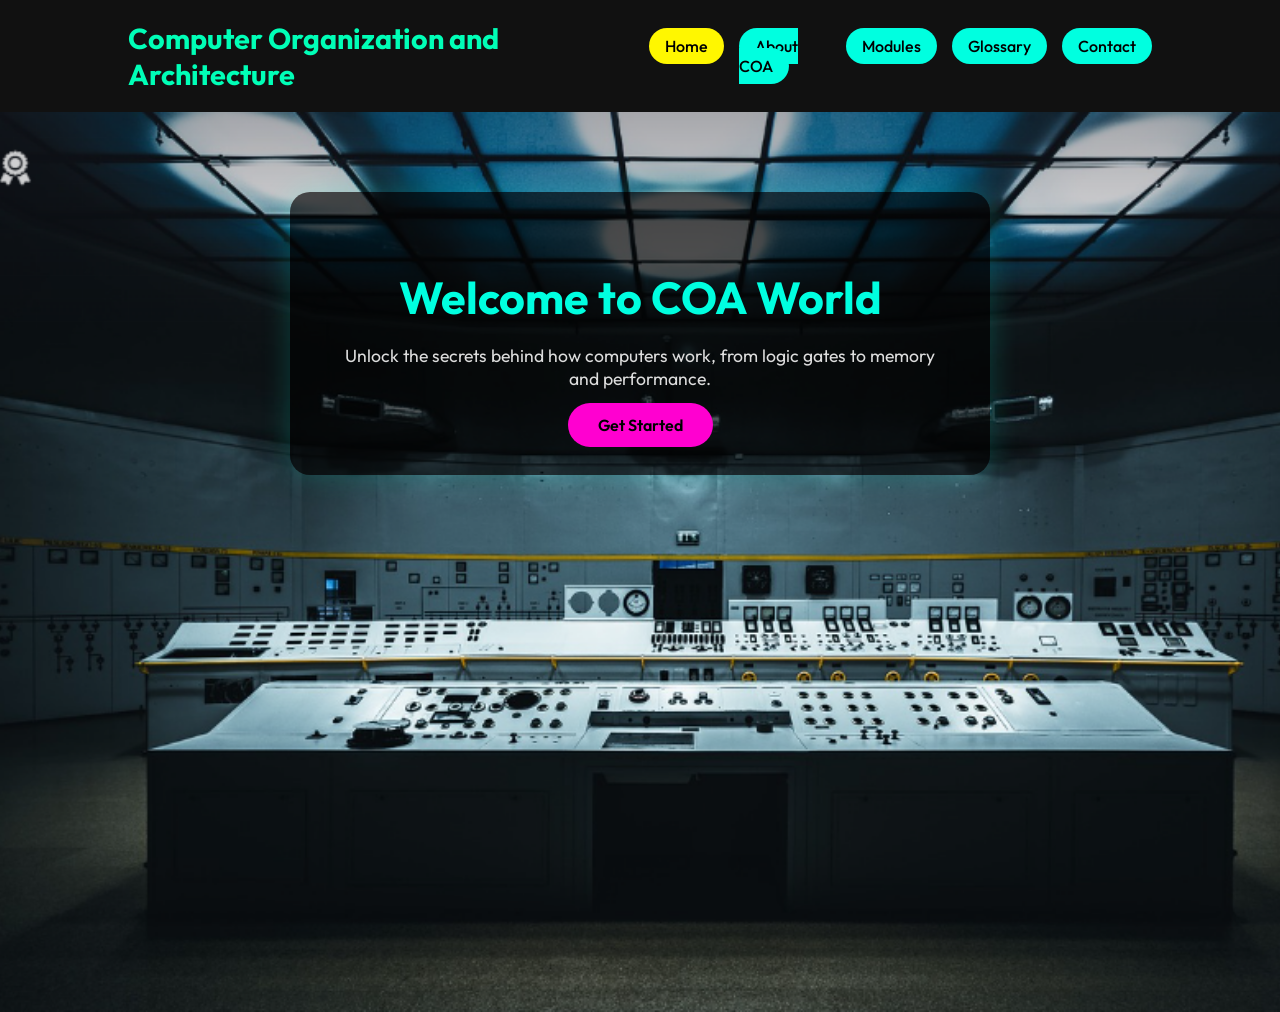
<file: index.html>
<!DOCTYPE html>
<html lang="en">
<head>
  <meta charset="UTF-8" />
  <meta name="viewport" content="width=device-width, initial-scale=1.0" />
  <title>COA Home</title>
  <link rel="stylesheet" href="style.css" />
  <link href="https://fonts.googleapis.com/css2?family=Outfit:wght@400;600;700&display=swap" rel="stylesheet">
</head>
<body>
  <header>
    <nav>
      <div class="logo">Computer Organization and Architecture</div>
      <ul class="nav-links">
        <li><a href="index.html" class="active">Home</a></li>
        <li><a href="about.html">About COA</a></li>
        <li><a href="modules.html">Modules</a></li>
        <li><a href="glossary.html">Glossary</a></li>
        <li><a href="contact.html">Contact</a></li>
      </ul>
    </nav>
  </header>

  <!-- Hero Section -->
  <section class="hero">
    <div class="hero-3d">
      <h1>Welcome to COA World</h1>
      <p>Unlock the secrets behind how computers work, from logic gates to memory and performance.</p>
      <a href="about.html" class="btn">Get Started</a>
    </div>
  </section>
</body>
</html>
</file>
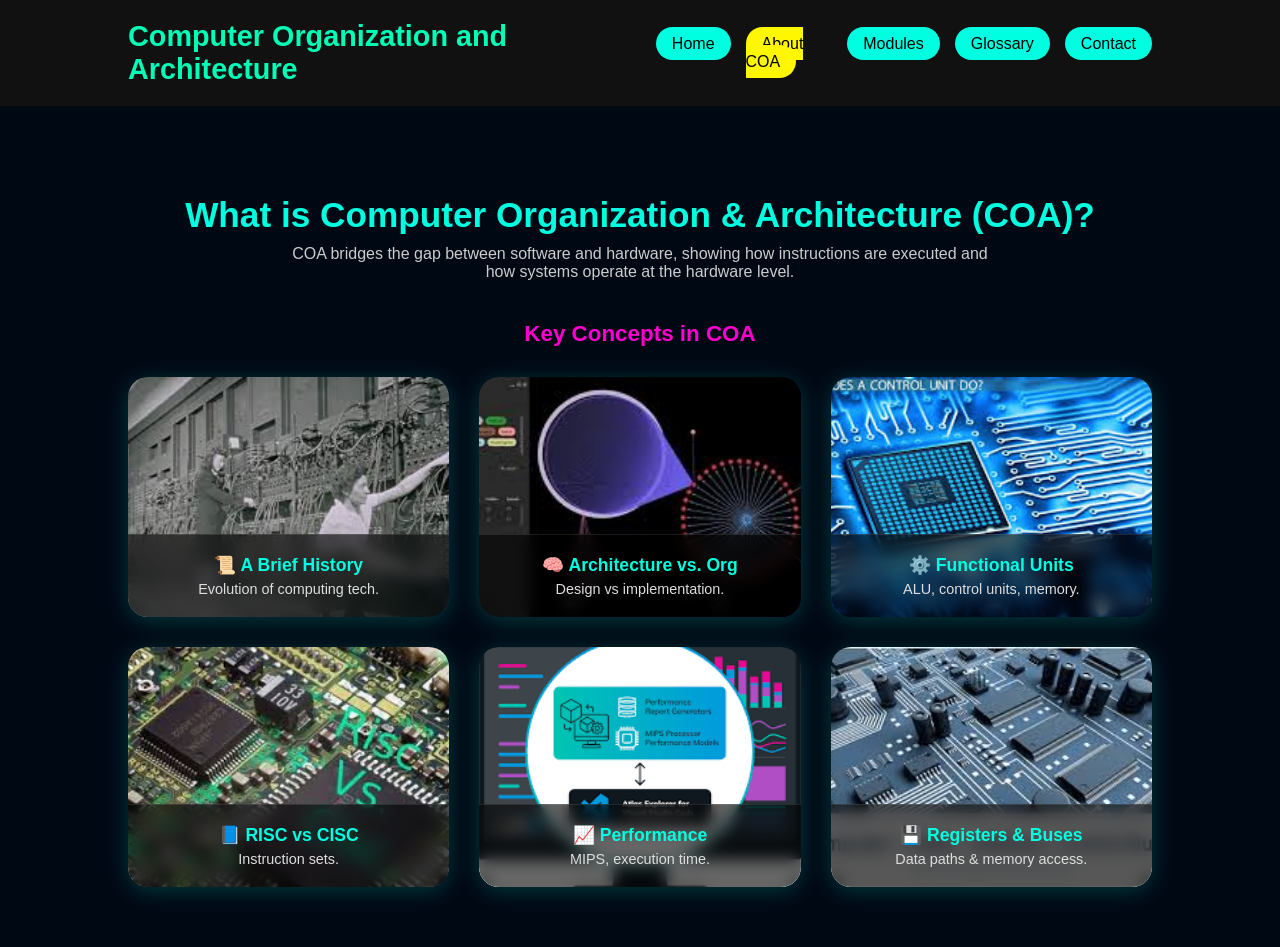
<file: about.html>
<!DOCTYPE html>
<html lang="en">
<head>
  <meta charset="UTF-8" />
  <meta name="viewport" content="width=device-width, initial-scale=1.0"/>
  <title>About </title>
  <link rel="stylesheet" href="style.css" />
</head>
<body>

  <!-- Navigation Bar -->
  <nav class="navbar">
    <div class="logo">Computer Organization and Architecture</div>
    <ul class="nav-links">
      <li><a href="index.html">Home</a></li>
      <li><a href="about.html" class="active">About COA</a></li>
      <li><a href="modules.html">Modules</a></li>
      <li><a href="glossary.html">Glossary</a></li>
      <li><a href="contact.html">Contact</a></li>
    </ul>
  </nav>

  <!-- About COA Section -->
  <section class="about-section">
    <h2>What is Computer Organization & Architecture (COA)?</h2>
    <p>COA bridges the gap between software and hardware, showing how instructions are executed and how systems operate at the hardware level.</p>

    <h3>Key Concepts in COA</h3>
    <div class="card-grid">
      <div class="card" style="background-image: url('A Brief History.jpg');">
        <div class="card-overlay">
          <strong>📜 A Brief History</strong>
          <p>Evolution of computing tech.</p>
        </div>
      </div>

      <div class="card" style="background-image: url('Architecture vs. Org.jpg');">
        <div class="card-overlay">
          <strong>🧠 Architecture vs. Org</strong>
          <p>Design vs implementation.</p>
        </div>
      </div>

      <div class="card" style="background-image: url('Functional Units.jpg');">
        <div class="card-overlay">
          <strong>⚙️ Functional Units</strong>
          <p>ALU, control units, memory.</p>
        </div>
      </div>

      <div class="card" style="background-image: url('RISC vs CISC.jpg');">
        <div class="card-overlay">
          <strong>📘 RISC vs CISC</strong>
          <p>Instruction sets.</p>
        </div>
      </div>

      <div class="card" style="background-image: url('Performance.png');">
        <div class="card-overlay">
          <strong>📈 Performance</strong>
          <p>MIPS, execution time.</p>
        </div>
      </div>

      <div class="card" style="background-image: url('Registers & Buses.jpg');">
        <div class="card-overlay">
          <strong>💾 Registers & Buses</strong>
          <p>Data paths & memory access.</p>
        </div>
      </div>
    </div>
  </section>

</body>
</html>
</file>
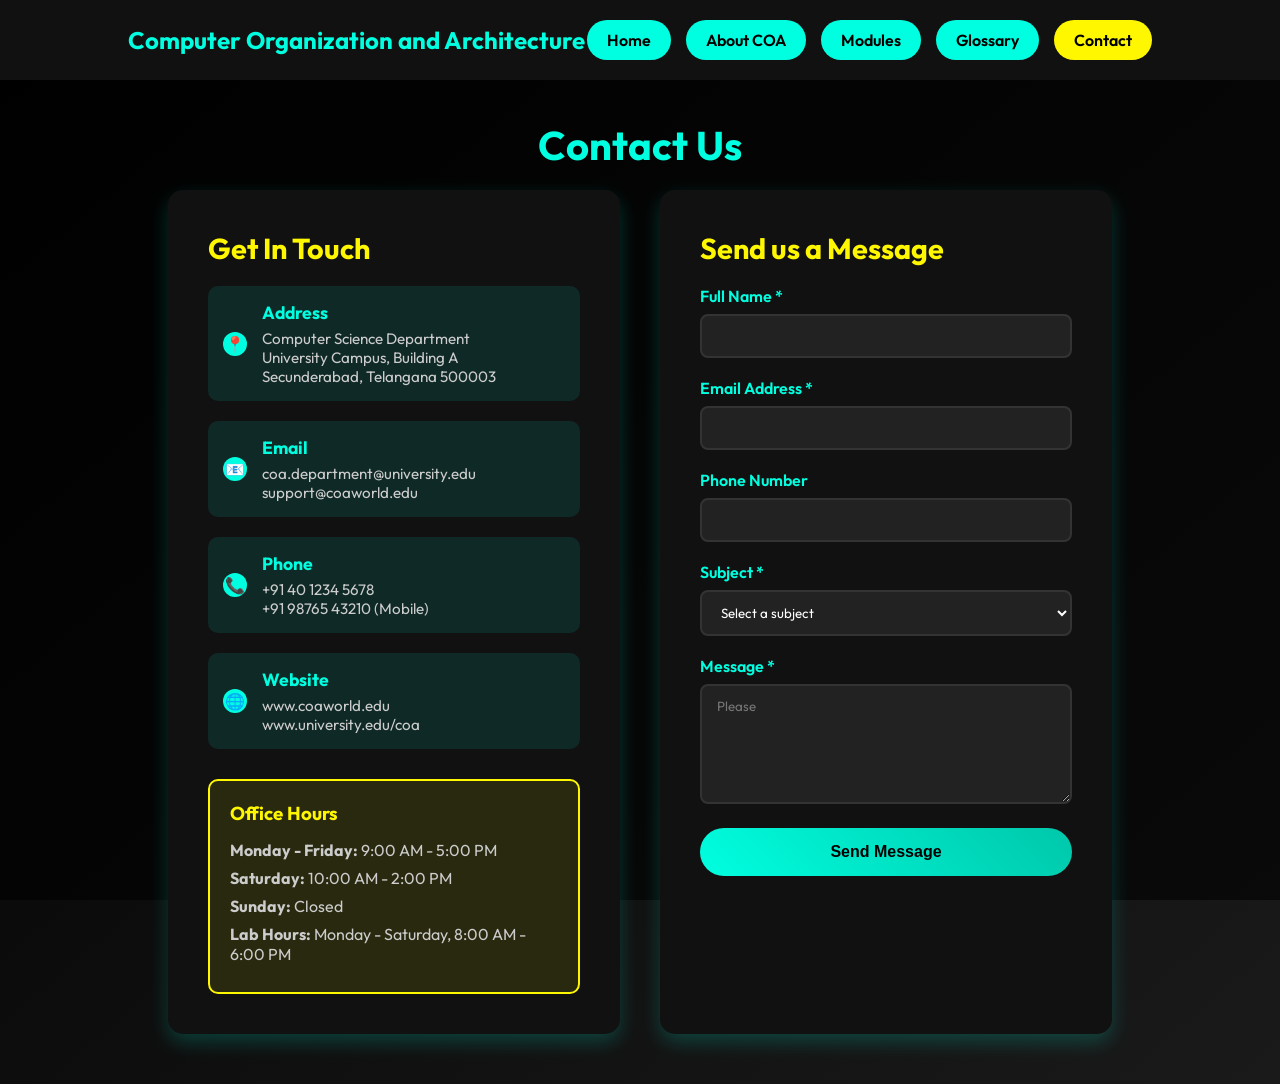
<file: contact.html>
<!DOCTYPE html>
<html lang="en">
<head>
  <meta charset="UTF-8" />
  <meta name="viewport" content="width=device-width, initial-scale=1.0"/>
  <title>Contact - COA World</title>
  <link href="https://fonts.googleapis.com/css2?family=Outfit:wght@400;600;700&display=swap" rel="stylesheet">
  <style>
    * {
      margin: 0;
      padding: 0;
      box-sizing: border-box;
    }

    body::before {
      content: "";
      position: fixed;
      inset: 0;
      background: rgba(0, 0, 0, 0.6);
      z-index: -1;
    }

    body {
      font-family: 'Outfit', sans-serif;
      background: url('14.jpeg') no-repeat center center fixed;
      background-size: cover;
      background: linear-gradient(to bottom right, #000000, #1a1a1a);
      color: #ffffff;
      overflow-x: hidden;
    }

    /* NAVBAR STYLES */
    nav.navbar {
      background-color: #111;
      padding: 20px 10%;
      display: flex;
      justify-content: space-between;
      align-items: center;
    }

    .logo {
      color: #00ffe0;
      font-size: 1.5rem;
      font-weight: 700;
    }

    .nav-links {
      display: flex;
      gap: 15px;
      flex-wrap: wrap;
    }

    .nav-links a {
      text-decoration: none;
      color: #000;
      background-color: #00ffe0;
      padding: 10px 20px;
      border-radius: 30px;
      font-weight: 600;
      transition: 0.3s ease;
    }

    .nav-links a:hover {
      background-color: #00c7aa;
    }

    .nav-links a.active {
      background-color: #fff700;
      color: #000;
    }

    /* Fix navbar responsiveness */
    @media (max-width: 480px) {
      nav.navbar {
        padding: 15px 5%;
      }
      
      .nav-links a {
        padding: 8px 12px;
        font-size: 0.85rem;
      }
    }

    h1 {
      text-align: center;
      color: #00ffe0;
      font-size: 2.5rem;
      margin: 40px 0 20px;
      animation: fadeDown 1s ease forwards;
    }

    .contact-container {
      max-width: 1200px;
      margin: 0 auto;
      padding: 0 10%;
      display: grid;
      grid-template-columns: 1fr 1fr;
      gap: 40px;
      margin-bottom: 50px;
    }

    .contact-info {
      background: #111;
      border-radius: 15px;
      box-shadow: 0 8px 20px rgba(0, 255, 224, 0.2);
      padding: 40px;
      opacity: 0;
      transform: translateX(-40px);
      animation: slideInLeft 0.8s ease forwards;
      animation-delay: 0.2s;
    }

    .contact-form {
      background: #111;
      border-radius: 15px;
      box-shadow: 0 8px 20px rgba(0, 255, 224, 0.2);
      padding: 40px;
      opacity: 0;
      transform: translateX(40px);
      animation: slideInRight 0.8s ease forwards;
      animation-delay: 0.4s;
    }

    .contact-info h2, .contact-form h2 {
      color: #fff700;
      font-size: 1.8rem;
      margin-bottom: 20px;
    }

    .info-item {
      display: flex;
      align-items: center;
      margin-bottom: 20px;
      padding: 15px;
      background: rgba(0, 255, 224, 0.1);
      border-radius: 10px;
      transition: all 0.3s ease;
    }

    .info-item:hover {
      background: rgba(0, 255, 224, 0.2);
      transform: translateX(10px);
    }

    .info-icon {
      width: 24px;
      height: 24px;
      background: #00ffe0;
      border-radius: 50%;
      display: flex;
      align-items: center;
      justify-content: center;
      margin-right: 15px;
      font-weight: bold;
      color: #000;
    }

    .info-text {
      flex: 1;
    }

    .info-text h3 {
      color: #00ffe0;
      font-size: 1.1rem;
      margin-bottom: 5px;
    }

    .info-text p {
      color: #ccc;
      font-size: 0.95rem;
    }

    .form-group {
      margin-bottom: 20px;
    }

    .form-group label {
      display: block;
      color: #00ffe0;
      font-weight: 600;
      margin-bottom: 8px;
    }

    .form-group input,
    .form-group textarea,
    .form-group select {
      width: 100%;
      padding: 12px 15px;
      background: #222;
      border: 2px solid #333;
      border-radius: 8px;
      color: #fff;
      font-family: 'Outfit', sans-serif;
      transition: all 0.3s ease;
    }

    .form-group input:focus,
    .form-group textarea:focus,
    .form-group select:focus {
      outline: none;
      border-color: #00ffe0;
      box-shadow: 0 0 10px rgba(0, 255, 224, 0.3);
    }

    .form-group textarea {
      resize: vertical;
      min-height: 120px;
    }

    .submit-btn {
      background: linear-gradient(45deg, #00ffe0, #00c7aa);
      color: #000;
      padding: 15px 30px;
      border: none;
      border-radius: 30px;
      font-weight: 700;
      font-size: 1rem;
      cursor: pointer;
      transition: all 0.3s ease;
      width: 100%;
    }

    .submit-btn:hover {
      background: linear-gradient(45deg, #00c7aa, #00ffe0);
      transform: translateY(-2px);
      box-shadow: 0 8px 20px rgba(0, 255, 224, 0.4);
    }

    .submit-btn:active {
      transform: translateY(0);
    }

    .success-message {
      background: rgba(0, 255, 0, 0.1);
      border: 2px solid #00ff00;
      color: #00ff00;
      padding: 15px;
      border-radius: 8px;
      margin-bottom: 20px;
      display: none;
      animation: fadeIn 0.5s ease;
    }

    .office-hours {
      margin-top: 30px;
      padding: 20px;
      background: rgba(255, 247, 0, 0.1);
      border-radius: 10px;
      border: 2px solid #fff700;
    }

    .office-hours h3 {
      color: #fff700;
      margin-bottom: 15px;
    }

    .office-hours p {
      color: #ccc;
      margin-bottom: 8px;
    }

    /* Responsive Design */
    @media (max-width: 768px) {
      .contact-container {
        grid-template-columns: 1fr;
        gap: 30px;
        padding: 0 5%;
      }

      .contact-info,
      .contact-form {
        animation: fadeUp 0.8s ease forwards;
        transform: translateY(40px);
      }

      h1 {
        font-size: 2rem;
      }

      .nav-links {
        justify-content: center;
        gap: 10px;
      }

      .nav-links a {
        padding: 8px 15px;
        font-size: 0.9rem;
      }
    }

    /* Animations */
    @keyframes fadeDown {
      from {
        opacity: 0;
        transform: translateY(-20px);
      }
      to {
        opacity: 1;
        transform: translateY(0);
      }
    }

    @keyframes slideInLeft {
      to {
        opacity: 1;
        transform: translateX(0);
      }
    }

    @keyframes slideInRight {
      to {
        opacity: 1;
        transform: translateX(0);
      }
    }

    @keyframes fadeUp {
      to {
        opacity: 1;
        transform: translateY(0);
      }
    }

    @keyframes fadeIn {
      from { opacity: 0; }
      to { opacity: 1; }
    }
  </style>
</head>
<body>

  <!-- NAVBAR -->
  <nav class="navbar">
    <div class="logo">Computer Organization and Architecture</div>
    <div class="nav-links">
      <a href="index.html">Home</a>
      <a href="about.html">About COA</a>
      <a href="modules.html">Modules</a>
      <a href="glossary.html">Glossary</a>
      <a href="contact.html" class="active">Contact</a>
    </div>
  </nav>

  <h1>Contact Us</h1>

  <div class="contact-container">
    <!-- Contact Information -->
    <div class="contact-info">
      <h2>Get In Touch</h2>
      
      <div class="info-item">
        <div class="info-icon">📍</div>
        <div class="info-text">
          <h3>Address</h3>
          <p>Computer Science Department<br>
          University Campus, Building A<br>
          Secunderabad, Telangana 500003</p>
        </div>
      </div>

      <div class="info-item">
        <div class="info-icon">📧</div>
        <div class="info-text">
          <h3>Email</h3>
          <p>coa.department@university.edu<br>
          support@coaworld.edu</p>
        </div>
      </div>

      <div class="info-item">
        <div class="info-icon">📞</div>
        <div class="info-text">
          <h3>Phone</h3>
          <p>+91 40 1234 5678<br>
          +91 98765 43210 (Mobile)</p>
        </div>
      </div>

      <div class="info-item">
        <div class="info-icon">🌐</div>
        <div class="info-text">
          <h3>Website</h3>
          <p>www.coaworld.edu<br>
          www.university.edu/coa</p>
        </div>
      </div>

      <div class="office-hours">
        <h3>Office Hours</h3>
        <p><strong>Monday - Friday:</strong> 9:00 AM - 5:00 PM</p>
        <p><strong>Saturday:</strong> 10:00 AM - 2:00 PM</p>
        <p><strong>Sunday:</strong> Closed</p>
        <p><strong>Lab Hours:</strong> Monday - Saturday, 8:00 AM - 6:00 PM</p>
      </div>
    </div>

    <!-- Contact Form -->
    <div class="contact-form">
      <h2>Send us a Message</h2>
      
      <div class="success-message" id="successMessage">
        ✅ Thank you! Your message has been sent successfully. We'll get back to you soon.
      </div>

      <form id="contactForm">
        <div class="form-group">
          <label for="name">Full Name *</label>
          <input type="text" id="name" name="name" required>
        </div>

        <div class="form-group">
          <label for="email">Email Address *</label>
          <input type="email" id="email" name="email" required>
        </div>

        <div class="form-group">
          <label for="phone">Phone Number</label>
          <input type="tel" id="phone" name="phone">
        </div>

        <div class="form-group">
          <label for="subject">Subject *</label>
          <select id="subject" name="subject" required>
            <option value="">Select a subject</option>
            <option value="general">General Inquiry</option>
            <option value="course">Course Information</option>
            <option value="assignment">Assignment Help</option>
            <option value="technical">Technical Support</option>
            <option value="feedback">Feedback</option>
            <option value="other">Other</option>
          </select>
        </div>

        <div class="form-group">
          <label for="message">Message *</label>
          <textarea id="message" name="message" placeholder="Please describe your inquiry or question in detail..." required></textarea>
        </div>

        <button type="submit" class="submit-btn">Send Message</button>
      </form>
    </div>
  </div>

  <script>
    // Contact Form Handler
    document.getElementById('contactForm').addEventListener('submit', function(e) {
      e.preventDefault();
      
      // Get form data
      const formData = new FormData(this);
      const data = Object.fromEntries(formData);
      
      // Basic validation
      if (!data.name || !data.email || !data.subject || !data.message) {
        alert('Please fill in all required fields.');
        return;
      }
      
      // Email validation
      const emailRegex = /^[^\s@]+@[^\s@]+\.[^\s@]+$/;
      if (!emailRegex.test(data.email)) {
        alert('Please enter a valid email address.');
        return;
      }
      
      // Simulate form submission
      const submitBtn = document.querySelector('.submit-btn');
      const originalText = submitBtn.textContent;
      
      submitBtn.textContent = 'Sending...';
      submitBtn.disabled = true;
      
      // Simulate API call delay
      setTimeout(() => {
        // Show success message
        document.getElementById('successMessage').style.display = 'block';
        
        // Reset form
        this.reset();
        
        // Reset button
        submitBtn.textContent = originalText;
        submitBtn.disabled = false;
        
        // Hide success message after 5 seconds
        setTimeout(() => {
          document.getElementById('successMessage').style.display = 'none';
        }, 5000);
        
        // Log form data (in real implementation, send to server)
        console.log('Form submitted:', data);
        
      }, 1500);
    });

    // Add smooth scrolling and form field animations
    document.addEventListener('DOMContentLoaded', function() {
      // Add focus/blur animations to form fields
      const formFields = document.querySelectorAll('input, textarea, select');
      
      formFields.forEach(field => {
        field.addEventListener('focus', function() {
          this.parentElement.style.transform = 'translateY(-2px)';
          this.parentElement.style.transition = 'transform 0.3s ease';
        });
        
        field.addEventListener('blur', function() {
          this.parentElement.style.transform = 'translateY(0)';
        });
      });

      // Add hover effects to info items
      const infoItems = document.querySelectorAll('.info-item');
      infoItems.forEach((item, index) => {
        item.style.animationDelay = `${0.1 * index}s`;
        
        item.addEventListener('mouseenter', function() {
          this.style.transform = 'translateX(10px) scale(1.02)';
        });
        
        item.addEventListener('mouseleave', function() {
          this.style.transform = 'translateX(0) scale(1)';
        });
      });
    });

    // Add typing effect for placeholder
    function typeWriter(element, text, speed = 50) {
      let i = 0;
      element.placeholder = '';
      
      function type() {
        if (i < text.length) {
          element.placeholder += text.charAt(i);
          i++;
          setTimeout(type, speed);
        }
      }
      type();
    }

    // Initialize typing effect when page loads
    window.addEventListener('load', function() {
      const messageField = document.getElementById('message');
      setTimeout(() => {
        typeWriter(messageField, 'Please describe your inquiry or question in detail...', 30);
      }, 1000);
    });
  </script>

</body>
</html>
</file>
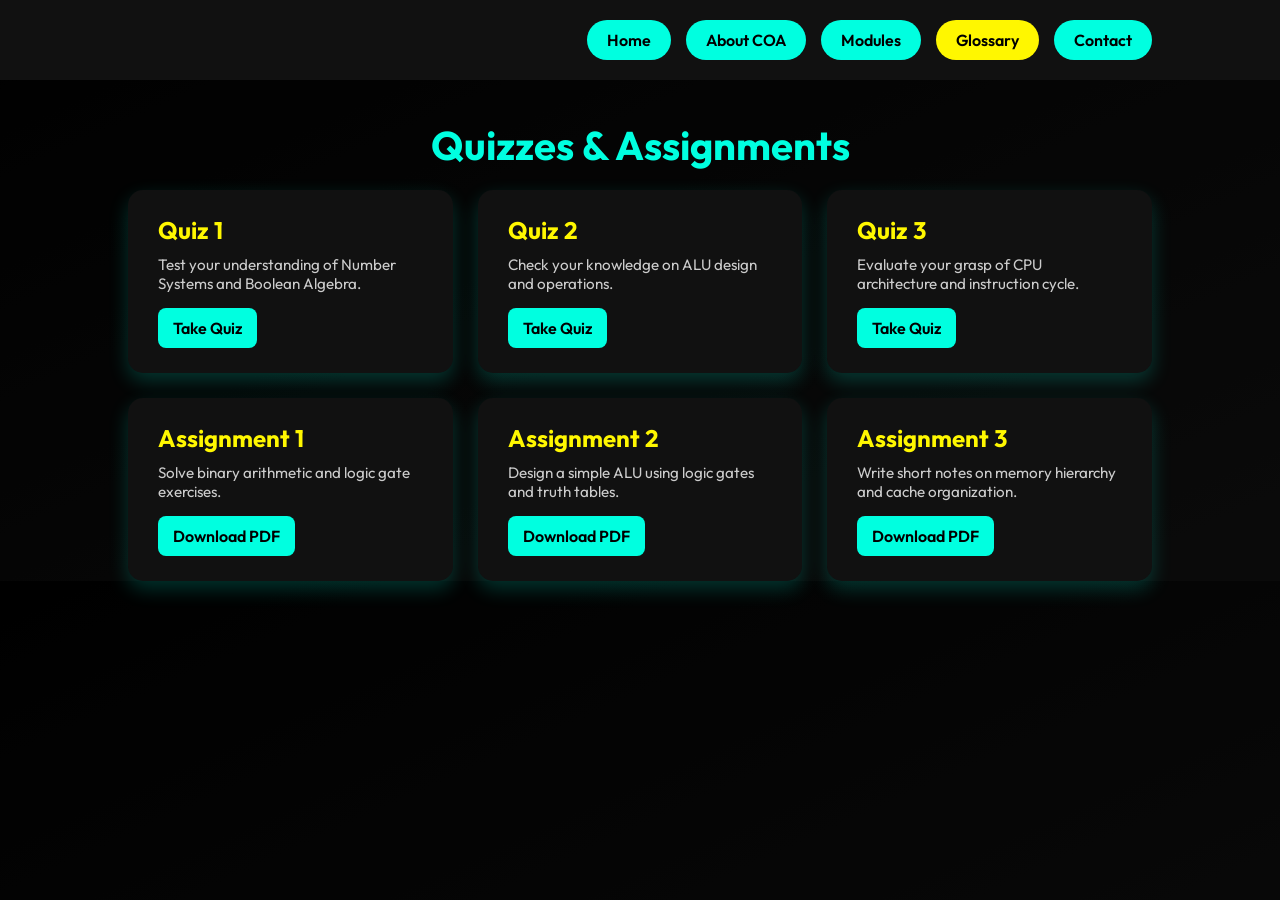
<file: glossary.html>
<!DOCTYPE html>
<html lang="en">
<head>
  <meta charset="UTF-8" />
  <meta name="viewport" content="width=device-width, initial-scale=1.0"/>
  <title> Quiz & Assignment</title>
  <link href="https://fonts.googleapis.com/css2?family=Outfit:wght@400;600;700&display=swap" rel="stylesheet">
  <style>
    * {
      margin: 0;
      padding: 0;
      box-sizing: border-box;
    }
    body::before {
  content: "";
  position: fixed;
  inset: 0;
  background: rgba(0, 0, 0, 0.6); /* dark overlay */
  z-index: -1;
}
body {
  font-family: 'Outfit', sans-serif;
  background: url('14.jpeg') no-repeat center center fixed;
  background-size: cover;
  color: #ffffff;
}

    body {
      font-family: 'Outfit', sans-serif;
      background: linear-gradient(to bottom right, #000000, #1a1a1a);
      color: #ffffff;
      overflow-x: hidden;
    }

    /* NAVBAR STYLES */
    nav.navbar {
  background-color: #111;
  padding: 20px 10%;
  display: flex;
  justify-content: flex-end; /* Moves links to right */
  align-items: center;
}

.nav-links {
  display: flex;
  gap: 15px;
  flex-wrap: wrap;
}


    .nav-links a {
      text-decoration: none;
      color: #000;
      background-color: #00ffe0;
      padding: 10px 20px;
      border-radius: 30px;
      font-weight: 600;
      transition: 0.3s ease;
    }

    .nav-links a:hover {
      background-color: #00c7aa;
    }

    .nav-links a.active {
      background-color: #fff700;
      color: #000;
    }

    h1 {
      text-align: center;
      color: #00ffe0;
      font-size: 2.5rem;
      margin: 40px 0 20px;
      animation: fadeDown 1s ease forwards;
    }

    .card-container {
      display: grid;
      grid-template-columns: repeat(auto-fit, minmax(280px, 1fr));
      gap: 25px;
      padding: 0 10%;
    }

    .card {
      background: #111;
      border-radius: 15px;
      box-shadow: 0 8px 20px rgba(0, 255, 224, 0.2);
      padding: 25px 30px;
      opacity: 0;
      transform: translateY(40px);
      animation: fadeUp 0.7s ease forwards;
      animation-delay: var(--delay);
      transition: transform 0.3s ease, box-shadow 0.3s ease;
    }

    .card:hover {
      transform: scale(1.03);
      box-shadow: 0 12px 30px rgba(0, 255, 224, 0.4);
    }

    .card h2 {
      color: #fff700;
      font-size: 1.5rem;
      margin-bottom: 10px;
    }

    .card p {
      color: #ccc;
      font-size: 0.95rem;
      margin-bottom: 15px;
    }

    .card a {
      display: inline-block;
      text-decoration: none;
      background: #00ffe0;
      color: #000;
      padding: 10px 15px;
      border-radius: 8px;
      font-weight: 600;
      transition: transform 0.2s ease, background 0.3s ease;
    }

    .card a:hover {
      background: #00c7aa;
      transform: scale(1.05);
    }

    /* Animations */
    @keyframes fadeUp {
      to {
        opacity: 1;
        transform: translateY(0);
      }
    }

    @keyframes fadeDown {
      from {
        opacity: 0;
        transform: translateY(-20px);
      }
      to {
        opacity: 1;
        transform: translateY(0);
      }
    }
  </style>
</head>
<body>

  <!-- NAVBAR -->
  <nav class="navbar">
    <div class="nav-links">
      <a href="index.html">Home</a>
      <a href="about.html">About COA</a>
      <a href="modules.html">Modules</a>
      <a href="glossary.html" class="active">Glossary</a>
      <a href="contact.html">Contact</a>
    </div>
  </nav>

  <h1>Quizzes & Assignments</h1>

  <div class="card-container">
    <div class="card" style="--delay: 0.1s;">
      <h2>Quiz 1</h2>
      <p>Test your understanding of Number Systems and Boolean Algebra.</p>
      <a href="quiz1.html">Take Quiz</a>
    </div>

    <div class="card" style="--delay: 0.2s;">
      <h2>Quiz 2</h2>
      <p>Check your knowledge on ALU design and operations.</p>
      <a href="quiz2.html">Take Quiz</a>
    </div>

    <div class="card" style="--delay: 0.3s;">
      <h2>Quiz 3</h2>
      <p>Evaluate your grasp of CPU architecture and instruction cycle.</p>
      <a href="quiz3.html">Take Quiz</a>
    </div>

    <div class="card" style="--delay: 0.4s;">
      <h2>Assignment 1</h2>
      <p>Solve binary arithmetic and logic gate exercises.</p>
      <a href="assignment1.pdf" target="_blank">Download PDF</a>
    </div>

    <div class="card" style="--delay: 0.5s;">
      <h2>Assignment 2</h2>
      <p>Design a simple ALU using logic gates and truth tables.</p>
      <a href="assignment2.pdf" target="_blank">Download PDF</a>
    </div>

    <div class="card" style="--delay: 0.6s;">
      <h2>Assignment 3</h2>
      <p>Write short notes on memory hierarchy and cache organization.</p>
      <a href="assignment3.pdf" target="_blank">Download PDF</a>
    </div>
  </div>

</body>
</html>
</file>
<file: style.css>
/* Global Reset and Base Styles */
* {
    box-sizing: border-box;
  }
  
  body {
    margin: 0;
    font-family: 'Outfit', sans-serif;
    background-color: #000000;
    color: #ffffff;
  }
  
  /* Navigation Bar */
  nav {
    display: flex;
    justify-content: space-between;
    align-items: center;
    padding: 20px 10%;
    background: #111111;
  }
  
  .logo {
    font-size: 1.8rem;
    color: #00ffb7;
    font-weight: bold;
  }
  
  .nav-links {
    display: flex;
    gap: 15px;
    list-style: none;
    padding: 0;
    margin: 0;
  }
  
  .nav-links a {
    background: #00ffe0;
    color: #000000;
    padding: 8px 16px;
    border-radius: 20px;
    text-decoration: none;
    font-weight: 500;
    transition: background 0.3s ease;
  }
  
  .nav-links a:hover {
    background: #00c7aa;
  }
  
  .nav-links a.active {
    background: #fff700;
    color: #000000;
  }
  
  /* Hero Section */
  .hero {
    background: url("2.png") no-repeat center center/cover;
    height: 100vh;
    display: flex;
    flex-direction: column;
    align-items: center;
    justify-content: flex-start;
    padding-top: 80px;
    position: relative;
    text-align: center;
  }
  
  .hero-3d {
    background: rgba(0, 0, 0, 0.65);
    padding: 40px 50px;
    border-radius: 20px;
    max-width: 700px;
    text-align: center;
    box-shadow: 0 0 30px rgba(0, 255, 224, 0.2);
    animation: fadeIn 1s ease-in;
  }
  
  .hero-3d h1 {
    font-size: 2.8rem;
    color: #00ffe0;
    margin-bottom: 15px;
  }
  
  .hero-3d p {
    font-size: 1.1rem;
    color: #dddddd;
    margin-bottom: 25px;
  }
  
  /* Button Styles */
  .btn {
    background: #ff00d0;
    color: #000000;
    padding: 12px 30px;
    text-decoration: none;
    font-weight: 600;
    border-radius: 30px;
    transition: background 0.3s ease;
  }
  
  .btn:hover {
    background: #9bc200;
  }
  
  /* Fade-In Animation */
  @keyframes fadeIn {
    from {
      opacity: 0;
      transform: translateY(-20px);
    }
    to {
      opacity: 1;
      transform: translateY(0);
    }
  }
  
  /* === About COA Section Styling === */
  .about-section {
    padding: 60px 10%;
    background-color: #001a2c;
  }
  
  .about-section h1 {
    font-size: 2rem;
    color: #00ffe0;
    margin-bottom: 10px;
  }
  
  .about-section p {
    font-size: 1rem;
    color: #ccc;
    max-width: 700px;
    margin-bottom: 40px;
  }
  
  .feature-grid {
    display: grid;
    grid-template-columns: repeat(auto-fit, minmax(230px, 1fr));
    gap: 30px;
  }
  
  .feature-card {
    position: relative;
    border-radius: 16px;
    overflow: hidden;
    box-shadow: 0 4px 20px rgba(0, 255, 224, 0.2);
    transition: transform 0.3s ease;
  }
  
  .feature-card:hover {
    transform: translateY(-5px);
  }
  
  .feature-card::before {
    content: "";
    position: absolute;
    inset: 0;
    background-size: cover;
    background-position: center;
    z-index: 0;
    filter: brightness(0.8);
  }
  
  .feature-card .overlay {
    position: absolute;
    bottom: 0;
    width: 100%;
    padding: 20px;
    background: rgba(0, 0, 0, 0.6);
    z-index: 1;
  }
  
  .feature-card h3 {
    margin: 0;
    font-size: 1rem;
    color: #ffffff;
    display: flex;
    align-items: center;
    gap: 8px;
  }
  
  .feature-card p {
    margin: 4px 0 0;
    font-size: 0.9rem;
    color: #dddddd;
  }
  
  /* Backgrounds for each card */
  .card1::before { background-image: url('img1.jpg'); }
  .card2::before { background-image: url('img2.jpg'); }
  .card3::before { background-image: url('img3.jpg'); }
  .card4::before { background-image: url('img4.jpg'); }
  .card5::before { background-image: url('img5.jpg'); }
  .card6::before { background-image: url('img6.jpg'); }
/* About Section Styling */
.about-section {
    padding: 60px 10%;
    background-color: #000814;
    text-align: center;
  }
  
  .about-section h2 {
    font-size: 2.2rem;
    color: #00ffe0;
    margin-bottom: 10px;
  }
  
  .about-section p {
    font-size: 1rem;
    color: #cccccc;
    max-width: 700px;
    margin: 0 auto 40px;
  }
  
  .about-section h3 {
    font-size: 1.4rem;
    color: #ff00d0;
    margin-bottom: 30px;
  }
  
  /* Card Grid */
  .card-grid {
    display: grid;
    grid-template-columns: repeat(auto-fit, minmax(250px, 1fr));
    gap: 30px;
  }
  
  /* Card Style (screenshot-inspired) */
  .card {
    position: relative;
    height: 240px;
    background-size: cover;
    background-position: center;
    border-radius: 20px;
    overflow: hidden;
    transition: transform 0.3s ease, box-shadow 0.3s ease;
    box-shadow: 0 4px 25px rgba(0, 255, 224, 0.2);
  }
  
  .card:hover {
    transform: translateY(-6px);
    box-shadow: 0 8px 30px rgba(0, 255, 224, 0.4);
  }
  
  .card-overlay {
    position: absolute;
    bottom: 0;
    width: 100%;
    padding: 20px;
    background: rgba(0, 0, 0, 0.6);
    backdrop-filter: blur(8px);
    color: #ffffff;
    border-top: 1px solid rgba(255, 255, 255, 0.1);
  }
  
  .card-overlay strong {
    display: block;
    font-size: 1.1rem;
    margin-bottom: 5px;
    color: #00ffe0;
  }
  
  .card-overlay p {
    font-size: 0.9rem;
    color: #dddddd;
    margin: 0;
  }
</file>
